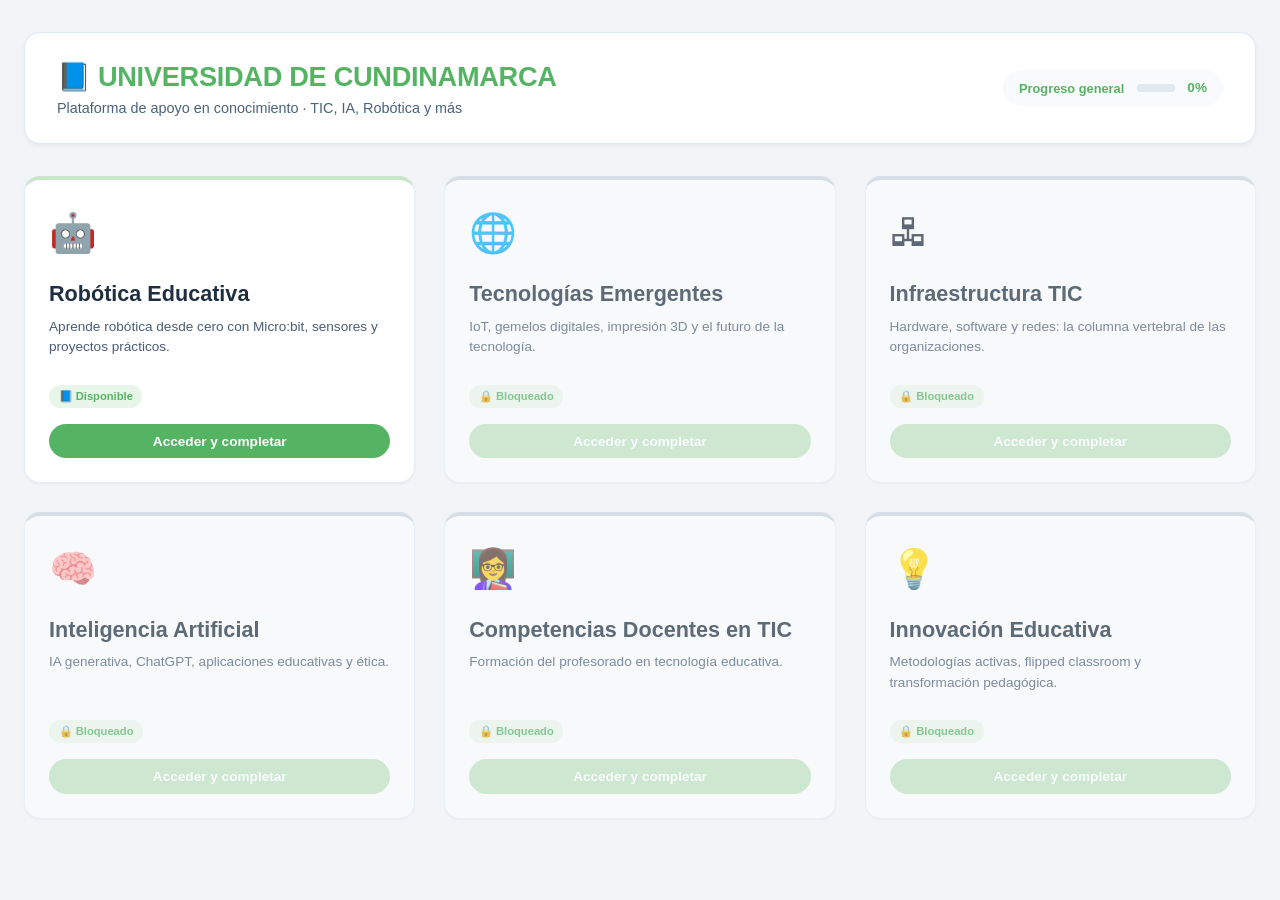
<file: Solucion_Tecnologica_SistemasOperativos/index.html>
<!DOCTYPE html>
<html lang="es">
<head>
    <meta charset="UTF-8">
    <meta name="viewport" content="width=device-width, initial-scale=1.0, user-scalable=yes">
    <title>EduTech Nexus · Plataforma de Cursos TIC</title>
    <link rel="stylesheet" href="styles.css">
</head>
<body>
    <div class="lms-container">
        <!-- Cabecera institucional -->
        <header class="lms-header">
            <div class="header-title">
                <h1>📘 UNIVERSIDAD DE CUNDINAMARCA</h1>
                <p>Plataforma de apoyo en conocimiento · TIC, IA, Robótica y más</p>
            </div>
            <div class="progress-area">
                <span class="progress-label">Progreso general</span>
                <div class="progress-bar-bg">
                    <div class="progress-fill" id="globalProgress" style="width: 0%;"></div>
                </div>
                <span id="progressPercent" class="progress-percent">0%</span>
            </div>
        </header>

        <!-- Grilla de tarjetas (cards) con los 6 módulos -->
        <div class="cards-grid" id="cardsGrid">
            <!-- Las 6 cards se generarán dinámicamente con JS para mantener el código limpio,
                pero las escribo directamente para que sea autocontenido y fácil de editar -->
        </div>
    </div>

    <!-- Modal para mostrar el video + cuestionario -->
    <div id="modalLeccion" class="modal-overlay">
        <div class="modal-container">
            <div class="modal-header">
                <h2 id="modalTitulo">Título del módulo</h2>
                <button class="close-modal" id="closeModalBtn">&times;</button>
            </div>
            <div class="modal-body">
                <div class="video-wrapper">
                    <iframe id="videoFrame" src="" frameborder="0" allow="accelerometer; autoplay; clipboard-write; encrypted-media; gyroscope; picture-in-picture" allowfullscreen></iframe>
                </div>
                <div class="quiz-section" id="quizSection">
                    <h3>📝 Cuestionario (5 preguntas)</h3>
                    <div id="preguntasContainer"></div>
                    <button id="submitQuizBtn" class="btn-submit">✅ Verificar respuestas</button>
                    <div id="quizFeedback" class="quiz-feedback"></div>
                </div>
            </div>
        </div>
    </div>

    <script src="script.js"></script>
</body>
</html>
</file>
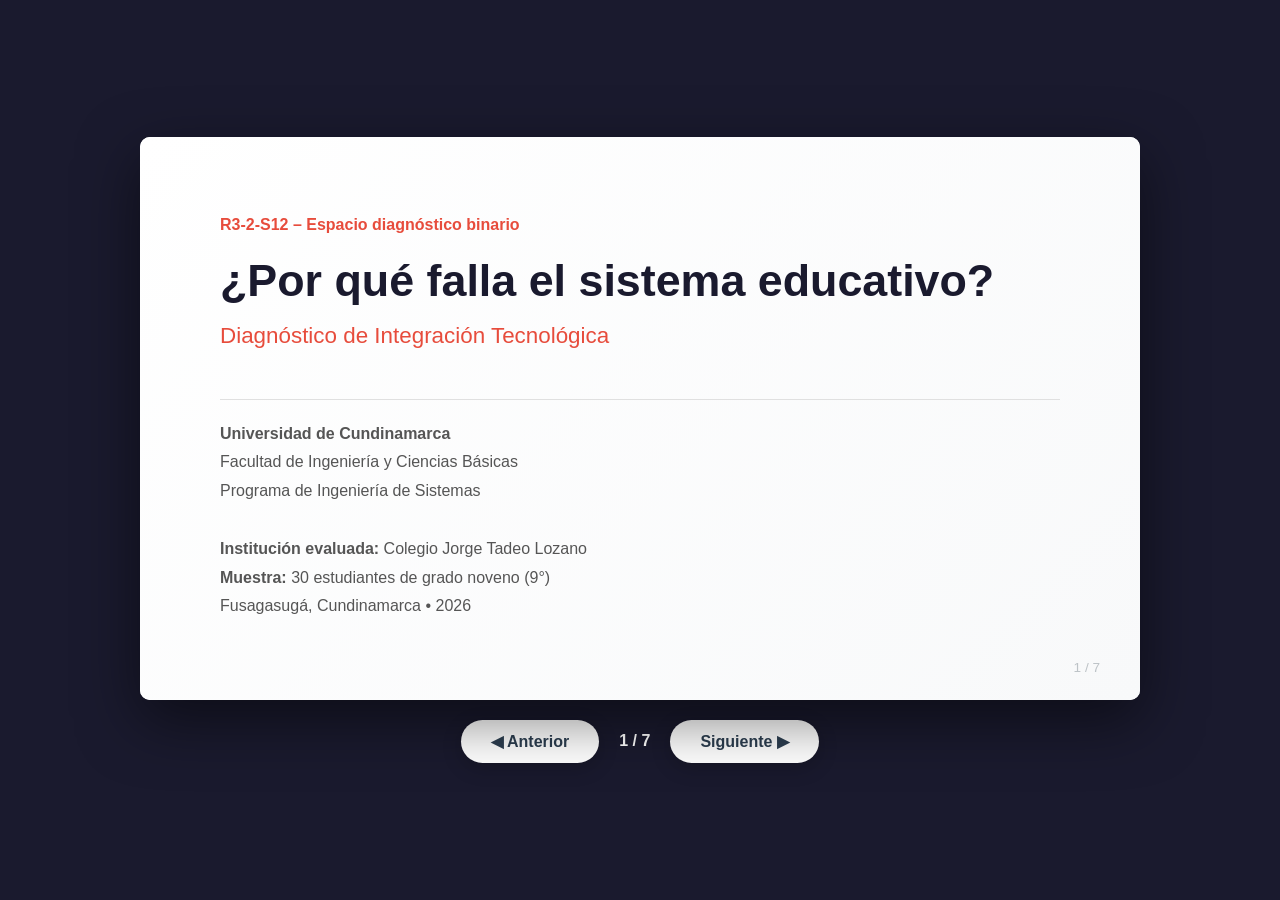
<file: deepseek_html_20260507_aad2bb.html>
<!DOCTYPE html>
<html lang="es">
<head>
    <meta charset="UTF-8">
    <meta name="viewport" content="width=device-width, initial-scale=1.0">
    <title>Diagnóstico Binario - Sistema Educativo</title>
    <style>
        * {
            margin: 0;
            padding: 0;
            box-sizing: border-box;
        }

        body {
            font-family: 'Segoe UI', Tahoma, Geneva, Verdana, sans-serif;
            background: #1a1a2e;
            display: flex;
            justify-content: center;
            align-items: center;
            min-height: 100vh;
            flex-direction: column;
            padding: 20px;
        }

        .presentation-container {
            width: 100%;
            max-width: 1000px;
            aspect-ratio: 16/9;
            background: white;
            border-radius: 10px;
            box-shadow: 0 20px 60px rgba(0, 0, 0, 0.5);
            position: relative;
            overflow: hidden;
        }

        .slide {
            display: none;
            padding: 60px 80px;
            height: 100%;
            position: absolute;
            width: 100%;
            top: 0;
            left: 0;
            background: linear-gradient(135deg, #ffffff 0%, #f8f9fa 100%);
            flex-direction: column;
        }

        .slide.active {
            display: flex;
        }

        .slide-header {
            border-left: 6px solid #2c3e50;
            padding-left: 20px;
            margin-bottom: 30px;
        }

        .slide-title {
            font-size: 2em;
            color: #2c3e50;
            font-weight: 700;
        }

        .slide-subtitle {
            font-size: 1.1em;
            color: #7f8c8d;
            margin-top: 5px;
        }

        .slide-content {
            flex: 1;
            display: flex;
            flex-direction: column;
            justify-content: center;
        }

        .cover-title {
            font-size: 2.8em;
            color: #1a1a2e;
            font-weight: 800;
            line-height: 1.2;
            margin-bottom: 15px;
        }

        .cover-subtitle {
            font-size: 1.4em;
            color: #e74c3c;
            margin-bottom: 30px;
        }

        .cover-info {
            font-size: 1em;
            color: #555;
            line-height: 1.8;
        }

        .data-grid {
            display: grid;
            grid-template-columns: 1fr 1fr;
            gap: 20px;
            margin-top: 20px;
        }

        .data-card {
            background: linear-gradient(135deg, #667eea 0%, #764ba2 100%);
            color: white;
            padding: 25px;
            border-radius: 12px;
            text-align: center;
            box-shadow: 0 8px 25px rgba(102, 126, 234, 0.4);
        }

        .data-card.red {
            background: linear-gradient(135deg, #f093fb 0%, #f5576c 100%);
            box-shadow: 0 8px 25px rgba(245, 87, 108, 0.4);
        }

        .data-card.orange {
            background: linear-gradient(135deg, #fa709a 0%, #fee140 100%);
            box-shadow: 0 8px 25px rgba(250, 112, 154, 0.4);
            color: #333;
        }

        .data-card.green {
            background: linear-gradient(135deg, #a8edea 0%, #5f9ea0 100%);
            box-shadow: 0 8px 25px rgba(95, 158, 160, 0.4);
            color: #333;
        }

        .data-number {
            font-size: 3em;
            font-weight: 800;
            display: block;
        }

        .data-label {
            font-size: 0.9em;
            margin-top: 5px;
            opacity: 0.9;
        }

        .problem-tree {
            display: flex;
            flex-direction: column;
            align-items: center;
            gap: 15px;
        }

        .tree-center {
            background: #e74c3c;
            color: white;
            padding: 20px 40px;
            border-radius: 15px;
            font-weight: 700;
            font-size: 1.2em;
            text-align: center;
            box-shadow: 0 10px 30px rgba(231, 76, 60, 0.4);
        }

        .tree-causes, .tree-effects {
            display: flex;
            gap: 15px;
            flex-wrap: wrap;
            justify-content: center;
        }

        .tree-item {
            background: #fff;
            border: 2px solid #e0e0e0;
            padding: 15px 20px;
            border-radius: 10px;
            font-size: 0.85em;
            max-width: 200px;
            text-align: center;
            box-shadow: 0 4px 15px rgba(0, 0, 0, 0.05);
        }

        .tree-causes .tree-item {
            border-top: 4px solid #e74c3c;
        }

        .tree-effects .tree-item {
            border-top: 4px solid #3498db;
        }

        .chart-bar {
            display: flex;
            align-items: center;
            margin: 12px 0;
        }

        .chart-label {
            width: 280px;
            font-size: 0.9em;
            color: #444;
            text-align: right;
            padding-right: 15px;
        }

        .chart-fill-container {
            flex: 1;
            background: #ecf0f1;
            height: 35px;
            border-radius: 20px;
            overflow: hidden;
            position: relative;
        }

        .chart-fill {
            height: 100%;
            border-radius: 20px;
            display: flex;
            align-items: center;
            padding-left: 15px;
            color: white;
            font-weight: 700;
            font-size: 0.9em;
            transition: width 1s ease;
        }

        .quote-box {
            background: #fef9e7;
            border-left: 5px solid #f39c12;
            padding: 20px 25px;
            border-radius: 8px;
            font-style: italic;
            color: #555;
            margin: 15px 0;
            font-size: 1em;
        }

        .nav-controls {
            display: flex;
            justify-content: center;
            gap: 20px;
            margin-top: 20px;
        }

        .nav-btn {
            background: white;
            border: none;
            padding: 12px 30px;
            border-radius: 30px;
            cursor: pointer;
            font-size: 1em;
            font-weight: 600;
            color: #2c3e50;
            box-shadow: 0 5px 20px rgba(0, 0, 0, 0.2);
            transition: all 0.3s;
        }

        .nav-btn:hover {
            transform: translateY(-2px);
            box-shadow: 0 8px 25px rgba(0, 0, 0, 0.3);
            background: #2c3e50;
            color: white;
        }

        .slide-number {
            position: absolute;
            bottom: 25px;
            right: 40px;
            color: #bdc3c7;
            font-size: 0.85em;
        }

        .logo-area {
            position: absolute;
            top: 30px;
            right: 50px;
            font-size: 0.8em;
            color: #95a5a6;
        }

        hr {
            border: none;
            border-top: 1px solid #e0e0e0;
            margin: 20px 0;
        }
    </style>
</head>
<body>

    <div class="presentation-container" id="presentation">
        <!-- Diapositiva 1 - Portada -->
        <div class="slide active">
            <div class="slide-content">
                <div style="margin-bottom: 20px; color: #e74c3c; font-weight: 600;">R3-2-S12 – Espacio diagnóstico binario</div>
                <div class="cover-title">¿Por qué falla el sistema educativo?</div>
                <div class="cover-subtitle">Diagnóstico de Integración Tecnológica</div>
                <hr>
                <div class="cover-info">
                    <strong>Universidad de Cundinamarca</strong><br>
                    Facultad de Ingeniería y Ciencias Básicas<br>
                    Programa de Ingeniería de Sistemas<br><br>
                    <strong>Institución evaluada:</strong> Colegio Jorge Tadeo Lozano<br>
                    <strong>Muestra:</strong> 30 estudiantes de grado noveno (9°)<br>
                    Fusagasugá, Cundinamarca • 2026
                </div>
            </div>
            <div class="slide-number">1 / 7</div>
        </div>

        <!-- Diapositiva 2 - Problemática -->
        <div class="slide">
            <div class="slide-header">
                <div class="slide-title">Problemática Tecnológica Detectada</div>
                <div class="slide-subtitle">Colegio Jorge Tadeo Lozano – Fusagasugá</div>
            </div>
            <div class="slide-content">
                <div style="display: grid; grid-template-columns: 1fr 1fr; gap: 25px;">
                    <div>
                        <ul style="list-style: none; padding: 0; line-height: 2.5;">
                            <li>🔴 Infraestructura tecnológica insuficiente</li>
                            <li>🔴 Conectividad inestable y no confiable</li>
                            <li>🔴 Limitada incorporación de IA y robótica</li>
                            <li>🔴 Marcada brecha digital entre estudiantes</li>
                            <li>🔴 Docentes sin formación pedagógica en TIC</li>
                        </ul>
                    </div>
                    <div class="quote-box">
                        <strong>Dato clave:</strong><br>
                        "Ningún estudiante califica los equipos como excelentes y el 50% los considera malos o muy malos."
                    </div>
                </div>
            </div>
            <div class="slide-number">2 / 7</div>
        </div>

        <!-- Diapositiva 3 - Resultados Impactantes -->
        <div class="slide">
            <div class="slide-header">
                <div class="slide-title">Resultados de la Encuesta</div>
                <div class="slide-subtitle">Muestra: 30 estudiantes de grado noveno</div>
            </div>
            <div class="slide-content">
                <div class="data-grid">
                    <div class="data-card">
                        <span class="data-number">60%</span>
                        <span class="data-label">Usa herramientas digitales solo esporádicamente</span>
                    </div>
                    <div class="data-card red">
                        <span class="data-number">90%</span>
                        <span class="data-label">Nunca ha recibido formación en IA</span>
                    </div>
                    <div class="data-card orange">
                        <span class="data-number">96.7%</span>
                        <span class="data-label">No tiene acceso a robótica educativa</span>
                    </div>
                    <div class="data-card green">
                        <span class="data-number">93.3%</span>
                        <span class="data-label">Sin enseñanza en tecnologías emergentes</span>
                    </div>
                </div>
            </div>
            <div class="slide-number">3 / 7</div>
        </div>

        <!-- Diapositiva 4 - Conectividad e Infraestructura -->
        <div class="slide">
            <div class="slide-header">
                <div class="slide-title">Conectividad e Infraestructura</div>
                <div class="slide-subtitle">Percepción estudiantil sobre recursos tecnológicos</div>
            </div>
            <div class="slide-content">
                <div class="chart-bar">
                    <div class="chart-label">Internet limitado o inestable</div>
                    <div class="chart-fill-container">
                        <div class="chart-fill" style="width: 83.4%; background: #e74c3c;">83.4%</div>
                    </div>
                </div>
                <div class="chart-bar">
                    <div class="chart-label">Equipos regulares o malos</div>
                    <div class="chart-fill-container">
                        <div class="chart-fill" style="width: 90%; background: #e67e22;">90%</div>
                    </div>
                </div>
                <div class="chart-bar">
                    <div class="chart-label">Internet siempre estable</div>
                    <div class="chart-fill-container">
                        <div class="chart-fill" style="width: 3.3%; background: #27ae60;">3.3%</div>
                    </div>
                </div>
                <div class="chart-bar">
                    <div class="chart-label">Equipos excelentes</div>
                    <div class="chart-fill-container">
                        <div class="chart-fill" style="width: 0%; background: #2c3e50;">0%</div>
                    </div>
                </div>
                <p style="text-align: center; margin-top: 20px; color: #7f8c8d;">
                    <strong>Prioridad estudiantil:</strong> 46.7% pide más dispositivos | 33.3% exige mejor internet
                </p>
            </div>
            <div class="slide-number">4 / 7</div>
        </div>

        <!-- Diapositiva 5 - Formación Docente -->
        <div class="slide">
            <div class="slide-header">
                <div class="slide-title">Formación Docente en TIC</div>
                <div class="slide-subtitle">Percepción de los estudiantes sobre sus profesores</div>
            </div>
            <div class="slide-content">
                <div style="display: grid; grid-template-columns: 1fr 1fr; gap: 30px;">
                    <div>
                        <div class="data-card red" style="margin-bottom: 15px;">
                            <span class="data-number">70%</span>
                            <span class="data-label">Docentes NO capacitados en TIC</span>
                        </div>
                        <div class="data-card">
                            <span class="data-number">86.7%</span>
                            <span class="data-label">Nunca ha visto actualización docente</span>
                        </div>
                    </div>
                    <div>
                        <div class="chart-bar" style="flex-direction: column; align-items: flex-start;">
                            <div class="chart-label" style="text-align: left; width: 100%; margin-bottom: 5px;">Innovación: Raramente o Nunca</div>
                            <div class="chart-fill-container" style="width: 100%;">
                                <div class="chart-fill" style="width: 83.4%; background: #c0392b;">83.4%</div>
                            </div>
                        </div>
                        <p style="margin-top: 20px; line-height: 1.6; color: #555;">
                            El <strong>0%</strong> de estudiantes percibe capacitación constante.<br>
                            Solo el <strong>13.3%</strong> nota formación al inicio del año escolar.
                        </p>
                    </div>
                </div>
            </div>
            <div class="slide-number">5 / 7</div>
        </div>

        <!-- Diapositiva 6 - Árbol de Problemas -->
        <div class="slide">
            <div class="slide-header">
                <div class="slide-title">Árbol de Problemas</div>
                <div class="slide-subtitle">Causas estructurales y efectos en el aprendizaje</div>
            </div>
            <div class="slide-content">
                <div class="problem-tree">
                    <div style="color: #3498db; font-weight: 700; margin-bottom: 5px;">▼ EFECTOS ▼</div>
                    <div class="tree-effects">
                        <div class="tree-item">Bajo desarrollo de competencias digitales</div>
                        <div class="tree-item">Brecha digital estudiantil</div>
                        <div class="tree-item">Poco interés en áreas STEM</div>
                        <div class="tree-item">Dificultad de adaptación al entorno digital</div>
                    </div>
                    <div class="tree-center">
                        Deficiencias en la integración de tecnologías emergentes
                    </div>
                    <div style="color: #e74c3c; font-weight: 700; margin-top: 5px;">▲ CAUSAS ▲</div>
                    <div class="tree-causes">
                        <div class="tree-item">Infraestructura insuficiente</div>
                        <div class="tree-item">Conectividad deficiente (83.4%)</div>
                        <div class="tree-item">Escasa capacitación docente (70%)</div>
                        <div class="tree-item">Baja implementación de IA y robótica</div>
                        <div class="tree-item">Falta de laboratorios tecnológicos</div>
                    </div>
                </div>
            </div>
            <div class="slide-number">6 / 7</div>
        </div>

        <!-- Diapositiva 7 - Reflexión Final -->
        <div class="slide">
            <div class="slide-header">
                <div class="slide-title">Reflexión Final</div>
                <div class="slide-subtitle">Ingeniería de Sistemas – Universidad de Cundinamarca</div>
            </div>
            <div class="slide-content">
                <div class="quote-box" style="font-size: 1.1em; line-height: 1.8;">
                    "Fortalecer la integración de las TIC, la inteligencia artificial y la robótica en las instituciones educativas <strong>no es una opción secundaria</strong>, sino una necesidad imperativa para garantizar una educación pertinente, equitativa y alineada con los desafíos del siglo XXI."
                </div>
                <p style="margin-top: 25px; color: #2c3e50; text-align: center; font-size: 1.1em;">
                    La tecnología como <strong>instrumento transformador</strong> para reducir desigualdades y abrir oportunidades.
                </p>
                <p style="text-align: center; color: #95a5a6; margin-top: 30px;">
                    Integrantes: Santiago Martínez • Hernán López • Alejandro Nieto • Nicole Rodríguez<br>
                    Asignatura: Sistemas Operativos • Profesor: Germán Ortiz Díaz
                </p>
            </div>
            <div class="slide-number">7 / 7</div>
        </div>
    </div>

    <div class="nav-controls">
        <button class="nav-btn" onclick="prevSlide()">◀ Anterior</button>
        <span id="pageIndicator" style="color: white; align-self: center; font-weight: 600;">1 / 7</span>
        <button class="nav-btn" onclick="nextSlide()">Siguiente ▶</button>
    </div>

    <script>
        let currentSlide = 0;
        const slides = document.querySelectorAll('.slide');
        const indicator = document.getElementById('pageIndicator');

        function showSlide(index) {
            slides.forEach((slide, i) => {
                slide.classList.remove('active');
                if (i === index) {
                    slide.classList.add('active');
                }
            });
            indicator.textContent = `${index + 1} / ${slides.length}`;
        }

        function nextSlide() {
        // Solo avanza si NO está en la última diapositiva
            if (currentSlide < slides.length - 1) {
                currentSlide = currentSlide + 1;
                showSlide(currentSlide);
            }
        // Si ya está en la última, no hace nada
    }

    function prevSlide() {
        // Solo retrocede si NO está en la primera diapositiva
            if (currentSlide > 0) {
                currentSlide = currentSlide - 1;
                showSlide(currentSlide);
            }
        // Si ya está en la primera, no hace nada
    }

        // Navegación con teclado
        document.addEventListener('keydown', (e) => {
            if (e.key === 'ArrowRight' || e.key === 'ArrowDown') {
                nextSlide();
            } else if (e.key === 'ArrowLeft' || e.key === 'ArrowUp') {
                prevSlide();
            }
        });

        // Inicializar
        showSlide(0);
    </script>

</body>
</html>
</file>
<file: Solucion_Tecnologica_SistemasOperativos/styles.css>
/* ===== RESET Y VARIABLES (COLOR INSTITUCIONAL #55b464) ===== */
* {
    margin: 0;
    padding: 0;
    box-sizing: border-box;
}

body {
    background: #f2f4f8;
    font-family: 'Segoe UI', Roboto, 'Helvetica Neue', sans-serif;
    color: #1e2a3e;
    line-height: 1.5;
    padding: 2rem 1.5rem;
}

.lms-container {
    max-width: 1400px;
    margin: 0 auto;
}

/* HEADER */
.lms-header {
    background: white;
    border-radius: 1rem;
    padding: 1.5rem 2rem;
    margin-bottom: 2rem;
    box-shadow: 0 2px 6px rgba(0, 0, 0, 0.05);
    border: 1px solid #e2e8f0;
    display: flex;
    flex-wrap: wrap;
    justify-content: space-between;
    align-items: center;
    gap: 1rem;
}

.header-title h1 {
    font-size: 1.7rem;
    color: #55b464;  /* TÍTULO PRINCIPAL VERDE */
    font-weight: 600;
    letter-spacing: -0.3px;
}

.header-title p {
    color: #4a627a;
    font-size: 0.9rem;
}

.progress-area {
    min-width: 220px;
    display: flex;
    align-items: center;
    gap: 0.8rem;
    background: #f8fafc;
    padding: 0.5rem 1rem;
    border-radius: 3rem;
}

.progress-label {
    font-weight: 600;
    font-size: 0.8rem;
    color: #55b464;  /* ETIQUETA PROGRESO VERDE */
}

.progress-bar-bg {
    flex: 1;
    height: 8px;
    background: #e2e8f0;
    border-radius: 10px;
    overflow: hidden;
}

.progress-fill {
    height: 100%;
    background: #55b464;  /* BARRA DE PROGRESO VERDE */
    width: 0%;
    transition: width 0.25s ease;
    border-radius: 10px;
}

.progress-percent {
    font-size: 0.85rem;
    font-weight: 700;
    color: #55b464;  /* PORCENTAJE VERDE */
}

/* GRID DE TARJETAS (cards estilo institucional) */
.cards-grid {
    display: grid;
    grid-template-columns: repeat(auto-fill, minmax(300px, 1fr));
    gap: 1.8rem;
}

.curso-card {
    background: white;
    border-radius: 1rem;
    border: 1px solid #e2edf7;
    padding: 1.5rem;
    transition: all 0.2s ease;
    box-shadow: 0 1px 3px rgba(0,0,0,0.05);
    display: flex;
    flex-direction: column;
    border-top: 4px solid #c8e6c9;  /* BORDE SUPERIOR VERDE CLARO */
}

.curso-card.locked {
    opacity: 0.7;
    background: #f9fbfd;
    border-top-color: #cbd5e1;
}

.card-icon {
    font-size: 2.4rem;
    margin-bottom: 0.5rem;
}

.curso-card h3 {
    font-size: 1.35rem;
    margin: 0.5rem 0 0.4rem;
    color: #1e2f41;
}

.curso-card p {
    font-size: 0.85rem;
    color: #4b5e77;
    margin-bottom: 1.2rem;
    flex: 1;
}

.card-status {
    font-size: 0.7rem;
    font-weight: 600;
    margin: 0.5rem 0;
    display: inline-block;
    padding: 0.2rem 0.6rem;
    border-radius: 2rem;
    background: #e8f5e9;  /* FONDO VERDE CLARO */
    color: #55b464;        /* TEXTO VERDE */
    align-self: flex-start;
}

.card-status.completed {
    background: #55b464;   /* FONDO VERDE COMPLETADO */
    color: white;          /* TEXTO BLANCO */
}

.btn-acceder {
    background: #55b464;   /* BOTÓN VERDE PRINCIPAL */
    color: white;
    border: none;
    padding: 0.6rem 0;
    border-radius: 2rem;
    font-weight: 600;
    cursor: pointer;
    transition: 0.1s linear;
    margin-top: 0.5rem;
    font-size: 0.85rem;
}

.btn-acceder:disabled {
    background: #a5d6a7;   /* VERDE CLARO DESHABILITADO */
    cursor: not-allowed;
    opacity: 0.7;
}

.btn-acceder:not(:disabled):hover {
    background: #3d8c4a;   /* VERDE MÁS OSCURO AL HOVER */
    transform: scale(0.98);
}

/* MODAL (video + cuestionario) */
.modal-overlay {
    position: fixed;
    top: 0;
    left: 0;
    width: 100%;
    height: 100%;
    background: rgba(0, 0, 0, 0.6);
    backdrop-filter: blur(3px);
    display: none;
    align-items: center;
    justify-content: center;
    z-index: 1000;
}

.modal-container {
    background: white;
    width: 90%;
    max-width: 1000px;
    max-height: 90vh;
    border-radius: 1.5rem;
    overflow-y: auto;
    box-shadow: 0 20px 30px -12px rgba(0,0,0,0.2);
}

.modal-header {
    display: flex;
    justify-content: space-between;
    align-items: center;
    padding: 1rem 1.5rem;
    border-bottom: 1px solid #eef2f6;
    background: #ffffff;
    position: sticky;
    top: 0;
}

.modal-header h2 {
    font-size: 1.4rem;
    color: #55b464;  /* TÍTULO MODAL VERDE */
}

.close-modal {
    font-size: 2rem;
    background: none;
    border: none;
    cursor: pointer;
    color: #64748b;
    transition: color 0.1s;
}

.close-modal:hover {
    color: #55b464;  /* CIERRE VERDE AL HOVER */
}

.video-wrapper {
    position: relative;
    padding-bottom: 56.25%;
    height: 0;
    background: #000;
}

#videoFrame {
    position: absolute;
    top: 0;
    left: 0;
    width: 100%;
    height: 100%;
}

.quiz-section {
    padding: 1.5rem;
    background: #fefefe;
}

.quiz-section h3 {
    margin-bottom: 1rem;
    font-weight: 600;
    color: #55b464;  /* TÍTULO CUESTIONARIO VERDE */
}

.pregunta-item {
    background: #f9fcff;
    margin-bottom: 1.2rem;
    padding: 0.8rem;
    border-radius: 1rem;
    border: 1px solid #e2edf7;
}

.pregunta-text {
    font-weight: 600;
    margin-bottom: 0.6rem;
    font-size: 0.9rem;
}

.opciones {
    display: flex;
    flex-direction: column;
    gap: 0.4rem;
    padding-left: 0.5rem;
}

.opciones label {
    font-size: 0.85rem;
    display: flex;
    align-items: center;
    gap: 0.5rem;
    cursor: pointer;
}

/* RADIO BUTTONS CON BORDE VERDE */
.opciones input[type="radio"] {
    accent-color: #55b464;  /* RADIO VERDE */
    width: 16px;
    height: 16px;
}

.btn-submit {
    background: #55b464;  /* BOTÓN VERIFICAR VERDE */
    color: white;
    border: none;
    padding: 0.7rem 1.2rem;
    border-radius: 2rem;
    font-weight: 700;
    margin-top: 1rem;
    cursor: pointer;
    font-size: 0.9rem;
    transition: background 0.1s;
}

.btn-submit:hover {
    background: #3d8c4a;
}

.btn-submit:disabled {
    background: #a5d6a7;
    cursor: not-allowed;
}

.quiz-feedback {
    margin-top: 1rem;
    padding: 0.8rem;
    border-radius: 1rem;
    font-weight: 500;
    text-align: center;
}

@media (max-width: 680px) {
    body { padding: 1rem; }
    .lms-header { flex-direction: column; align-items: flex-start; }
}
</file>
